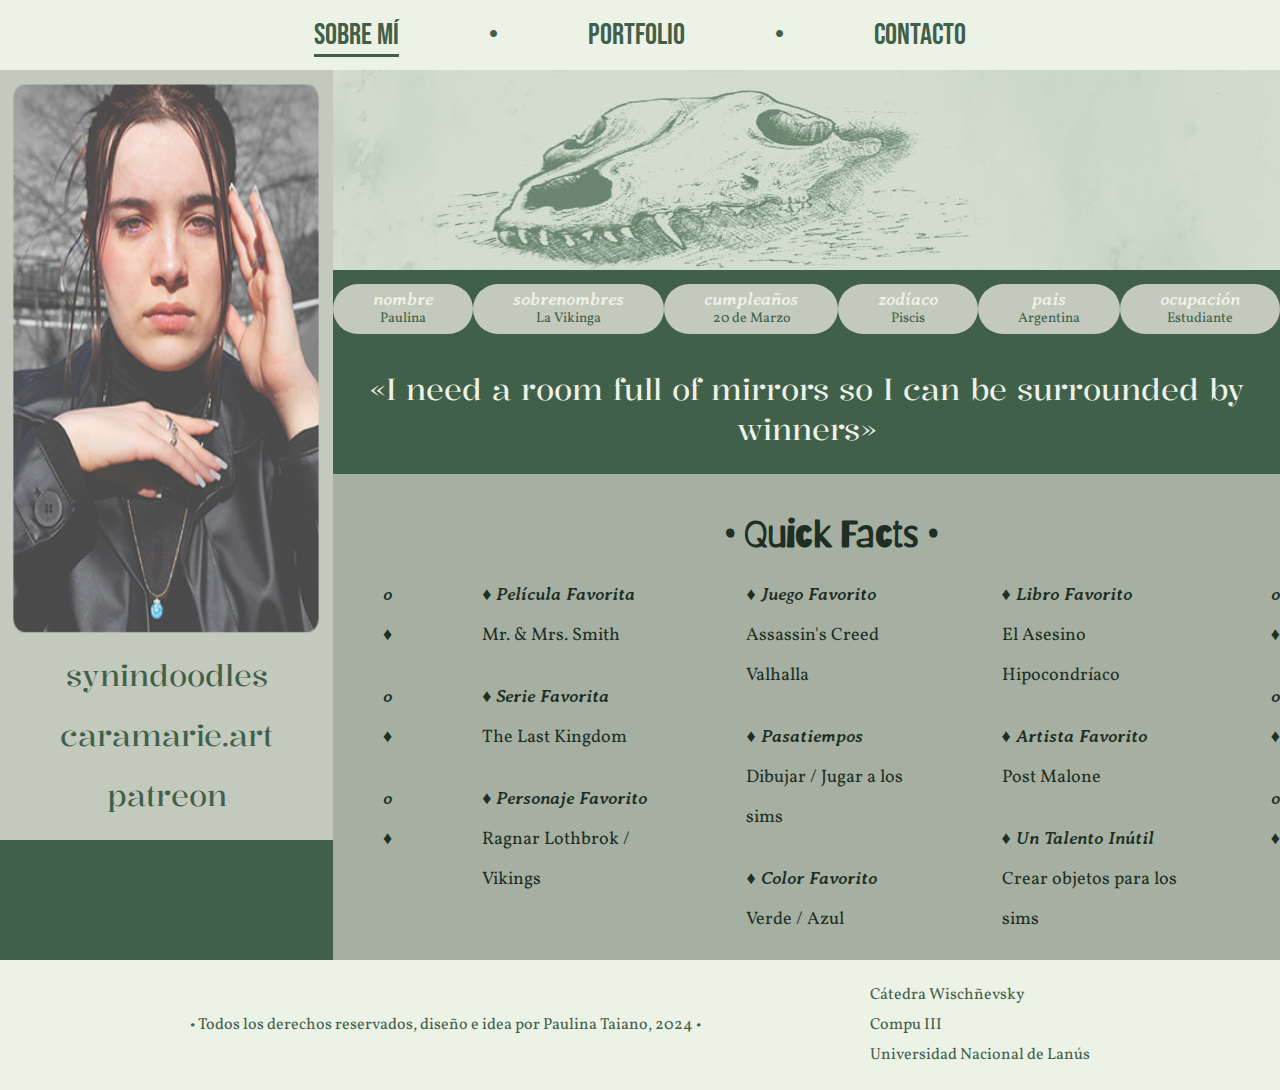
<file: index.html>
<!DOCTYPE html>
<html>
    <head>
        <meta charset="utf-8"/>
        <title>Taiano Paulina</title>
        <link href="estilos.css" rel="stylesheet" type="text/css">
        <link rel="icon" type="img/svg+xml" href="img/taiano_favicon.svg">
        <meta name="viewport" content="width=device-width, initial-scale=1.0">
        <link href="https://fonts.googleapis.com/css2?family=Bebas+Neue&display=swap" rel="stylesheet">
        <link href="https://fonts.googleapis.com/css2?family=Kalnia&display=swap" rel="stylesheet">
        <link href="https://fonts.googleapis.com/css2?family=Averia+Serif+Libre:ital,wght@0,300;0,400;0,700;1,300;1,400;1,700&display=swap" rel="stylesheet">
    </head>
    <body>
        <header>
            <p class="active">Sobre Mí</p>
            <p>•</p>
            <a href="portfolio.html">Portfolio</a>
            <p>•</p>
            <a href="contacto.html">Contacto</a>
        </header>
        <main>
            <section class="columna-intro">
                <img src="img/taiano_tp1.png" width="100%" height="75%" alt="retrato-aside" id="foto-ppal">
                <nav>
                    <ul>
                        <li><a href="https://instagram.com/synindoodles" target="_blank">synindoodles</a></li>
                        <li><a href="https://instagram.com/caramarie.art" target="_blank">caramarie.art</a></li>
                        <li><a href="https://patreon.com/synindesign" target="_blank">patreon</a></li>
                    </ul>
                </nav>
            </section>
            <section class="pagina-ppal">
                <div>
                    <img src="img/taiano_bannerindex.jpg" width="100%" height="200px" alt="bannerindex">
                </div>
                <div class="datitos">
                    <p><span>nombre</span>
                    Paulina</p>
                    <p><span>sobrenombres</span>
                    La Vikinga</p>
                    <p><span>cumpleaños</span>
                    20 de Marzo</p>
                    <p><span>zodíaco</span>
                    Piscis</p>
                    <p><span>pais</span>
                    Argentina</p>
                    <p><span>ocupación</span>
                    Estudiante</p>
                </div>
                <div class="cita">
                    <p>«I need a room full of mirrors so I can be surrounded by winners»</p>
                </div>
                <article class="info">
                    <h2>• Quick Facts •</h2>
                    <div class="items">
                        <ul class="deco">
                            <li><p><span>o</span></p>
                            <p>♦</p></li>
                            <li><p><span>o</span></p>
                            <p>♦</p></li>
                            <li><p><span>o</span></p>
                            <p>♦</p></li>
                        </ul>
                        <ul>
                            <li><p><span>♦ Película Favorita</span></p>
                            <p>Mr. & Mrs. Smith</p></li>
                            <li><p><span>♦ Serie Favorita</span></p>
                            <p>The Last Kingdom</p></li>
                            <li><p><span>♦ Personaje Favorito</span></p>
                            <p>Ragnar Lothbrok / Vikings</p></li>
                        </ul>
                        <ul>
                            <li><p><span>♦ Juego Favorito</span></p>
                            <p>Assassin's Creed Valhalla</p></li>
                            <li><p><span>♦ Pasatiempos</span></p>
                            <p>Dibujar / Jugar a los sims</p></li>
                            <li><p><span>♦ Color Favorito</span></p>
                            <p>Verde / Azul</p></li>
                        </ul>
                        <ul>
                            <li><p><span>♦ Libro Favorito</span></p>
                            <p>El Asesino Hipocondríaco</p></li>
                            <li><p><span>♦ Artista Favorito</span></p>
                            <p>Post Malone</p></li>
                            <li><p><span>♦ Un Talento Inútil</span></p>
                            <p>Crear objetos para los sims</p></li>
                        </ul>
                        <ul class="deco">
                            <li><p><span>o</span></p>
                            <p>♦</p></li>
                            <li><p><span>o</span></p>
                            <p>♦</p></li>
                            <li><p><span>o</span></p>
                            <p>♦</p></li>
                        </ul>
                    </div>
                </article>
            </section>
        </main>
        <footer>
            <p>• Todos los derechos reservados, diseño e idea por Paulina Taiano, 2024 •</p>
            <div class="datos-extra">
                <p>Cátedra Wischñevsky</p>
                <p>Compu III</p>
                <p>Universidad Nacional de Lanús</p>
            </div>
        </footer>
    </body>
</html>
</file>
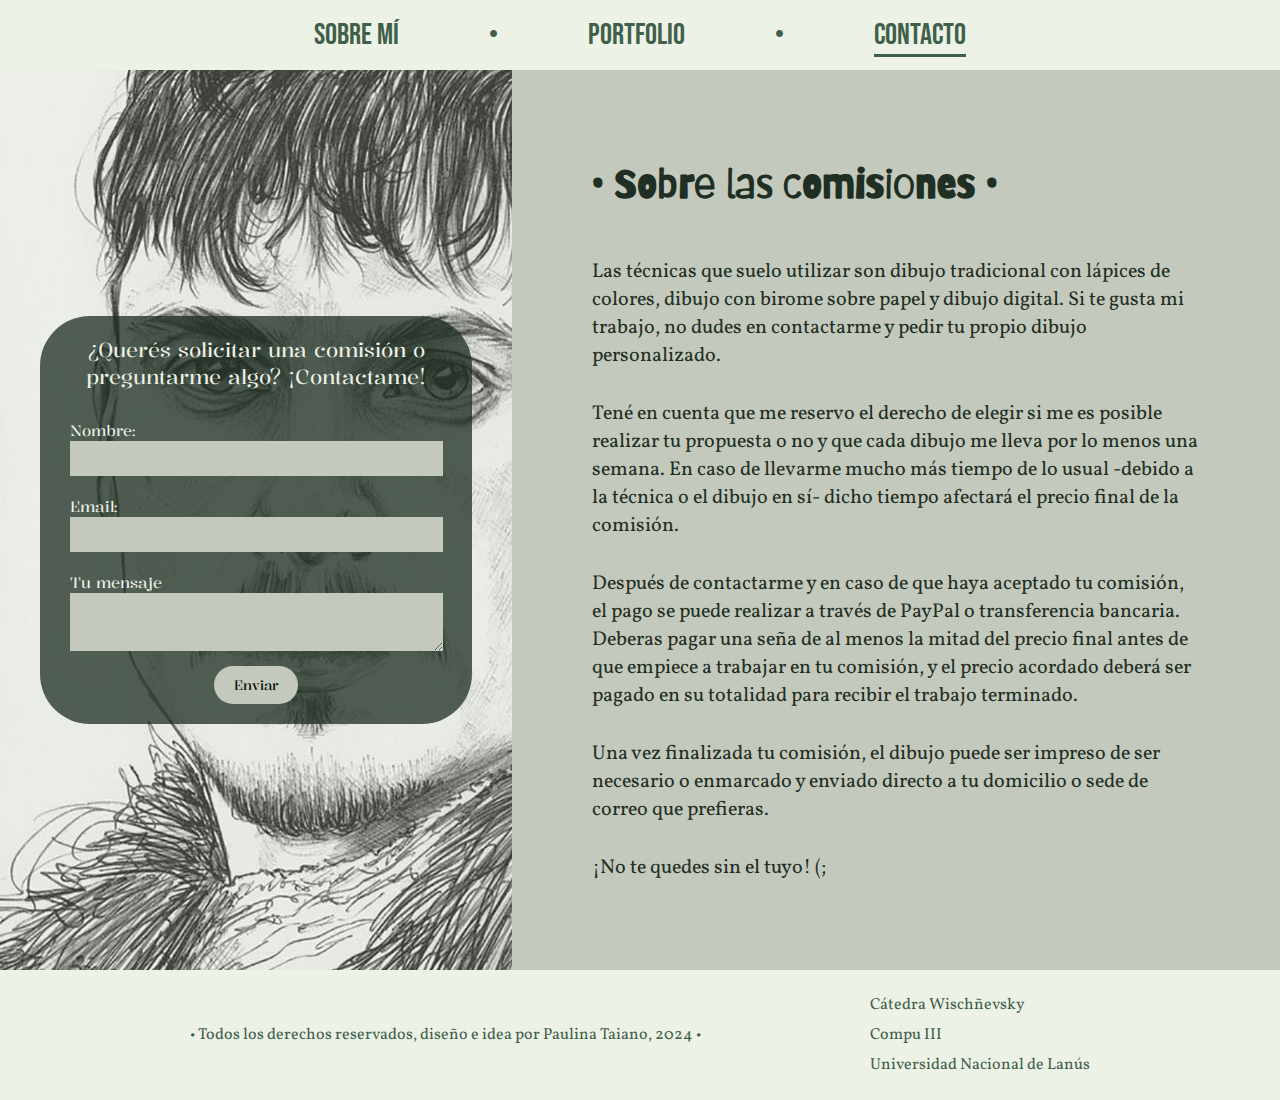
<file: contacto.html>
<!DOCTYPE html>
<html>
    <head>
        <meta charset="utf-8"/>
        <title>Taiano Paulina</title>
        <link href="estilos.css" rel="stylesheet" type="text/css">
        <link rel="icon" type="img/svg+xml" href="img/taiano_favicon.svg">
        <meta name="viewport" content="width=device-width, initial-scale=1.0">
        <link href="https://fonts.googleapis.com/css2?family=Bebas+Neue&display=swap" rel="stylesheet">
        <link href="https://fonts.googleapis.com/css2?family=Kalnia&display=swap" rel="stylesheet">
        <link href="https://fonts.googleapis.com/css2?family=Averia+Serif+Libre:ital,wght@0,300;0,400;0,700;1,300;1,400;1,700&display=swap" rel="stylesheet">
    </head>
    <body>
        <header>
            <a href="index.html">Sobre Mí</a>
            <p>•</p>
            <a href="portfolio.html">Portfolio</a>
            <p>•</p>
            <p class="active">Contacto</p>
        </header>
        <main>
            <section class="contacto">
                <div class="formulario">
                    <form method="post" action="" target="_blank" enctype="text/plain">
                        <p>¿Querés solicitar una comisión o preguntarme algo? ¡Contactame!</p>
                        <label for="nombre">Nombre:</label>
                        <input type="text" name="nombre" id="nombre" required>

                        <label>Email:</label>
                        <input type="email" name="email" required>

                        <label for="mensaje">Tu mensaje</label>
                        <textarea name="mensaje"></textarea>

                        <input type="submit" value="Enviar" formenctype="text/plain">
                    </form>
                </div>
                <div class="infoextra">
                    <h2>• Sobre las comisiones •</h2>
                    <p>Las técnicas que suelo utilizar son dibujo tradicional con lápices de colores, dibujo con birome sobre papel y dibujo digital. Si te gusta mi trabajo, no dudes en contactarme y pedir tu propio dibujo personalizado.</p>
                    <p>Tené en cuenta que me reservo el derecho de elegir si me es posible realizar tu propuesta o no y que cada dibujo me lleva por lo menos una semana. En caso de llevarme mucho más tiempo de lo usual -debido a la técnica o el dibujo en sí- dicho tiempo afectará el precio final de la comisión.</p>
                    <p>Después de contactarme y en caso de que haya aceptado tu comisión, el pago se puede realizar a través de PayPal o transferencia bancaria. Deberas pagar una seña de al menos la mitad del precio final antes de que empiece a trabajar en tu comisión, y el precio acordado deberá ser pagado en su totalidad para recibir el trabajo terminado.</p>
                    <p>Una vez finalizada tu comisión, el dibujo puede ser impreso de ser necesario o enmarcado y enviado directo a tu domicilio o sede de correo que prefieras.</p>
                    <p>¡No te quedes sin el tuyo! (;</p>
                </div>
            </section>
        </main>
        <footer>
            <p>• Todos los derechos reservados, diseño e idea por Paulina Taiano, 2024 •</p>
            <div class="datos-extra">
                <p>Cátedra Wischñevsky</p>
                <p>Compu III</p>
                <p>Universidad Nacional de Lanús</p>
            </div>
        </footer>
    </body>
</html>
</file>
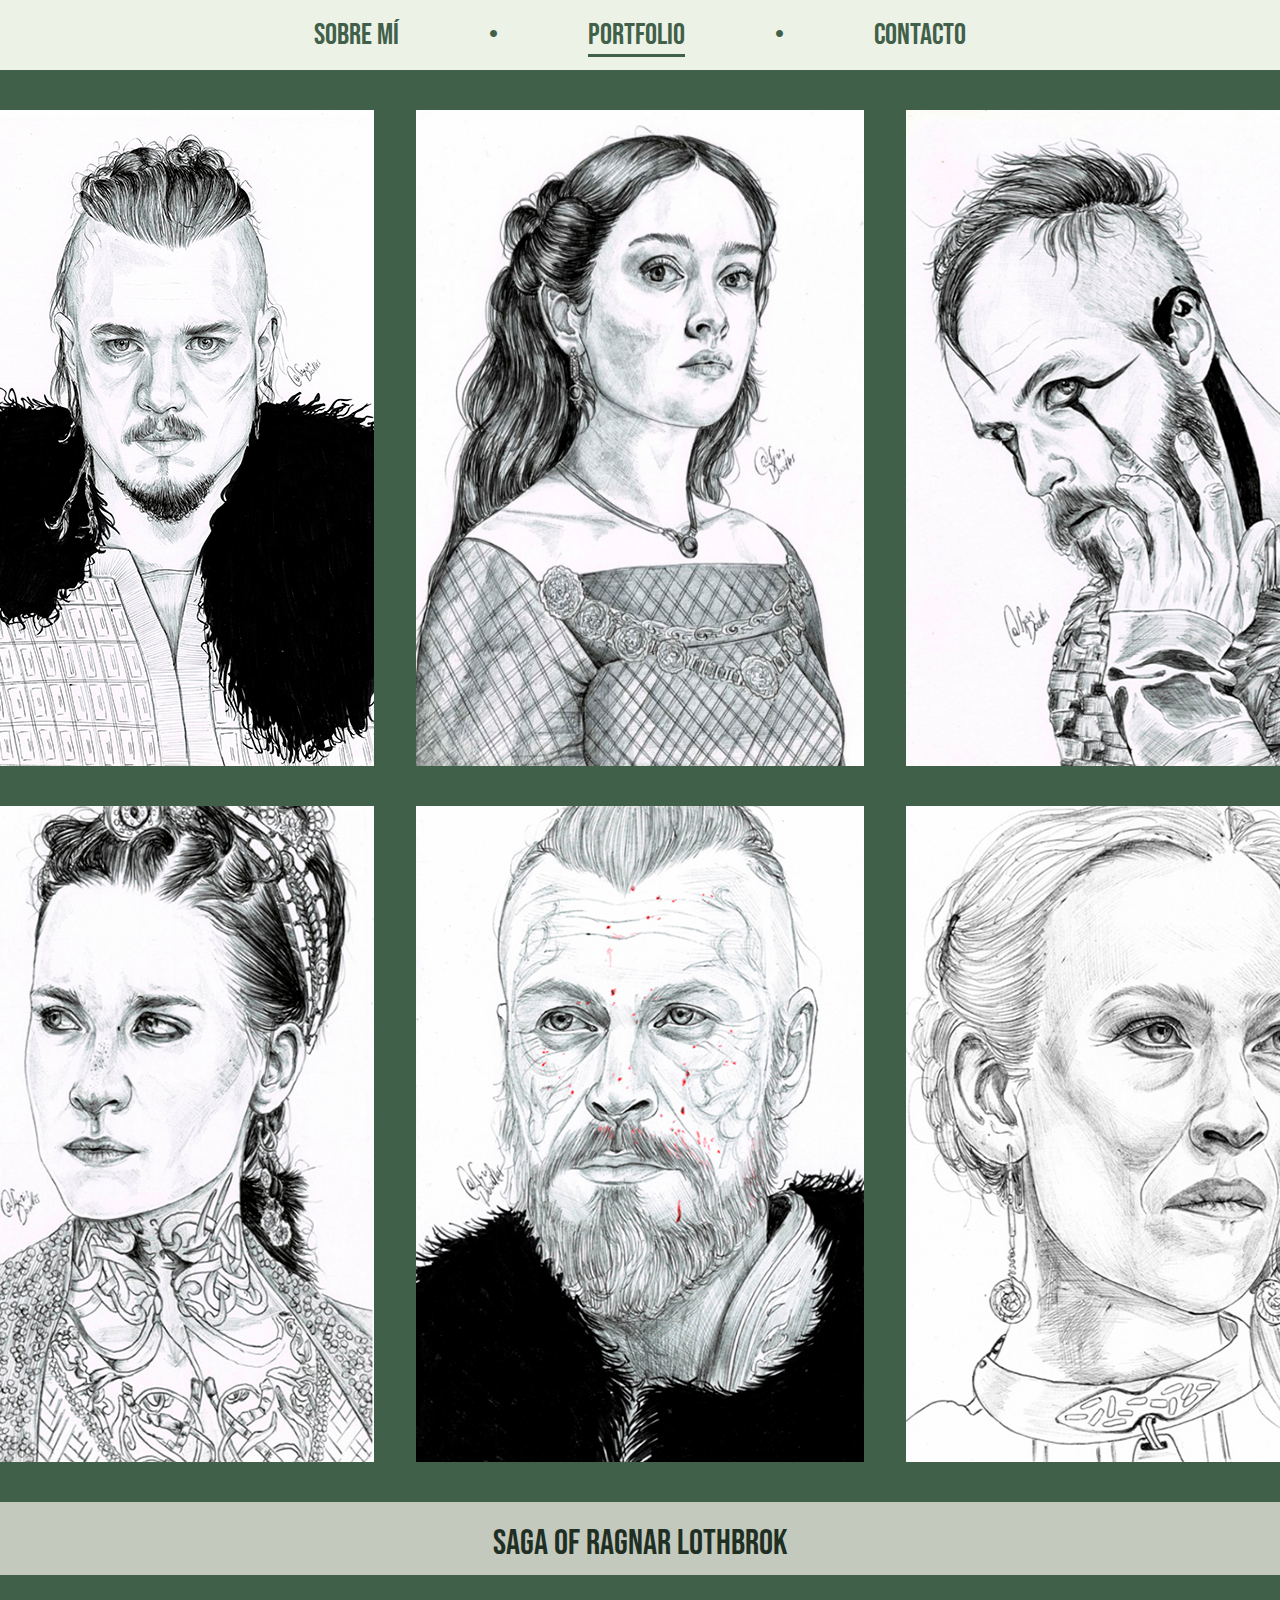
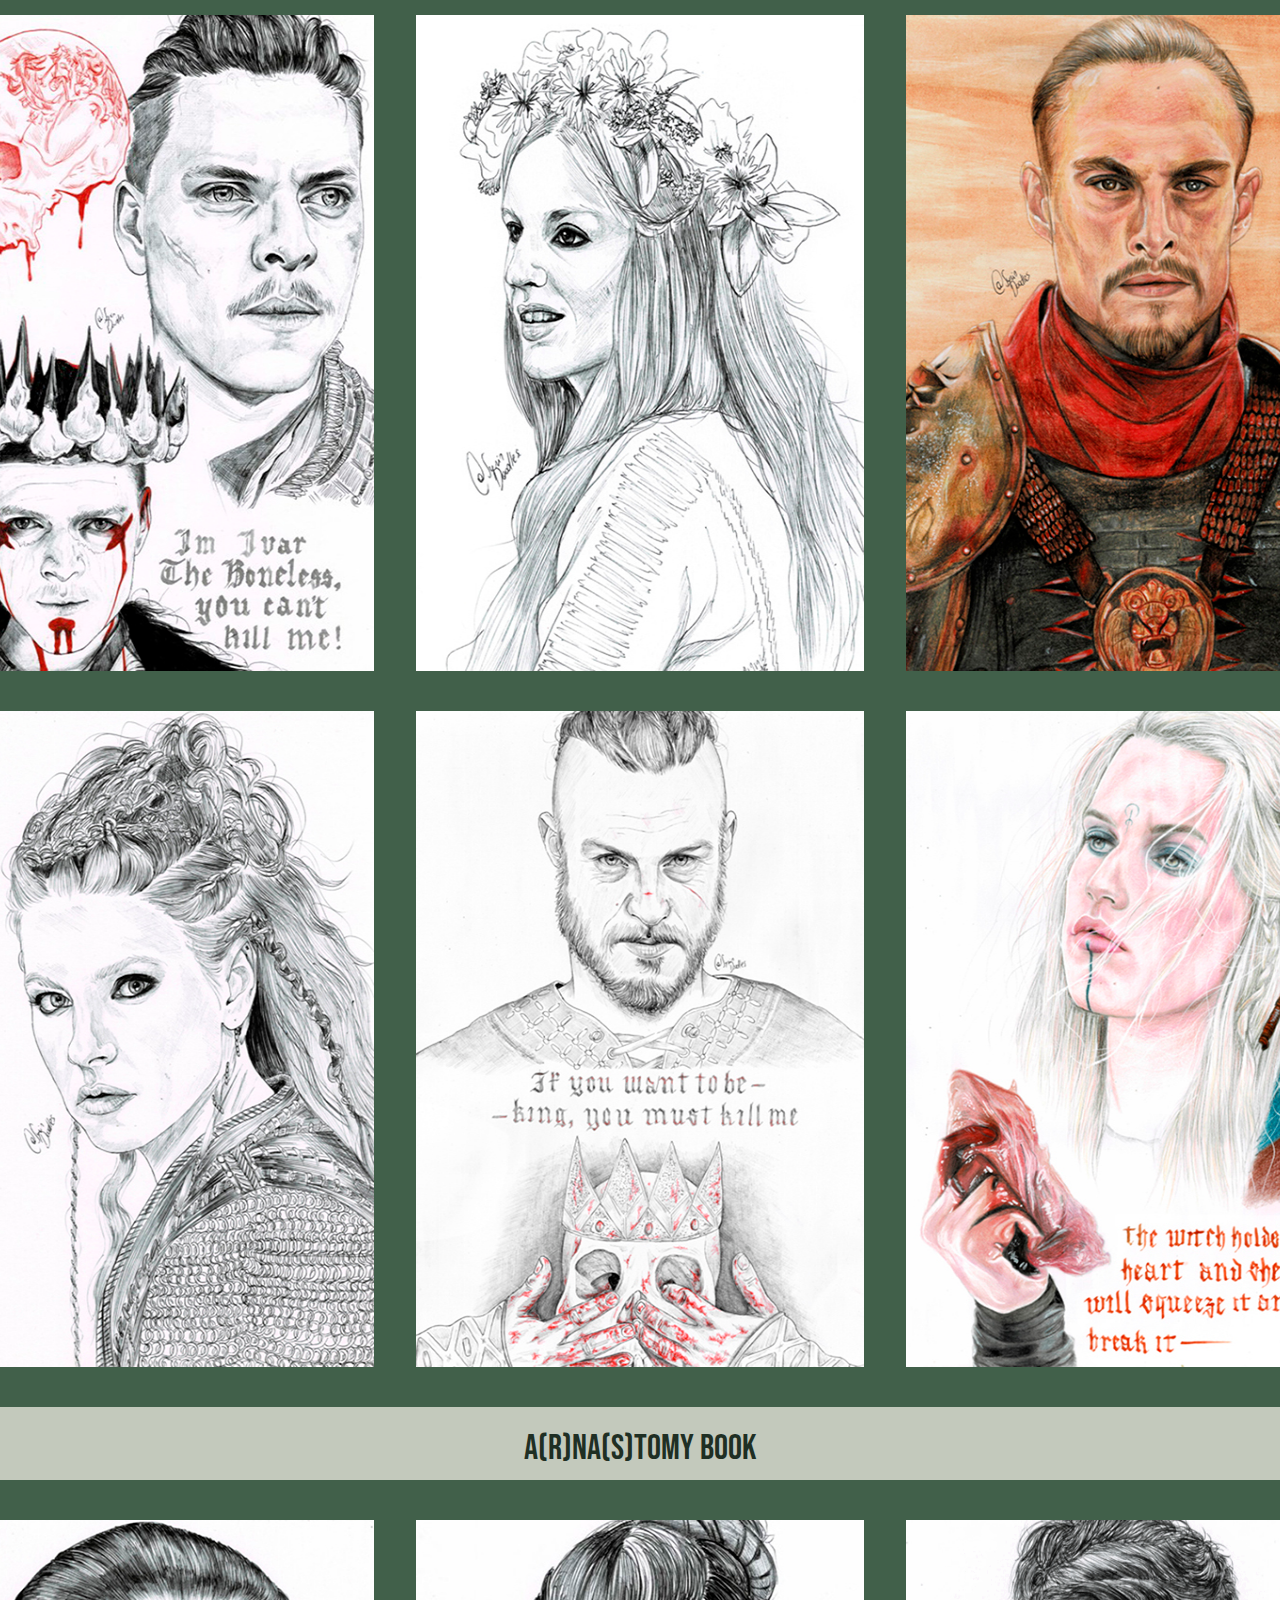
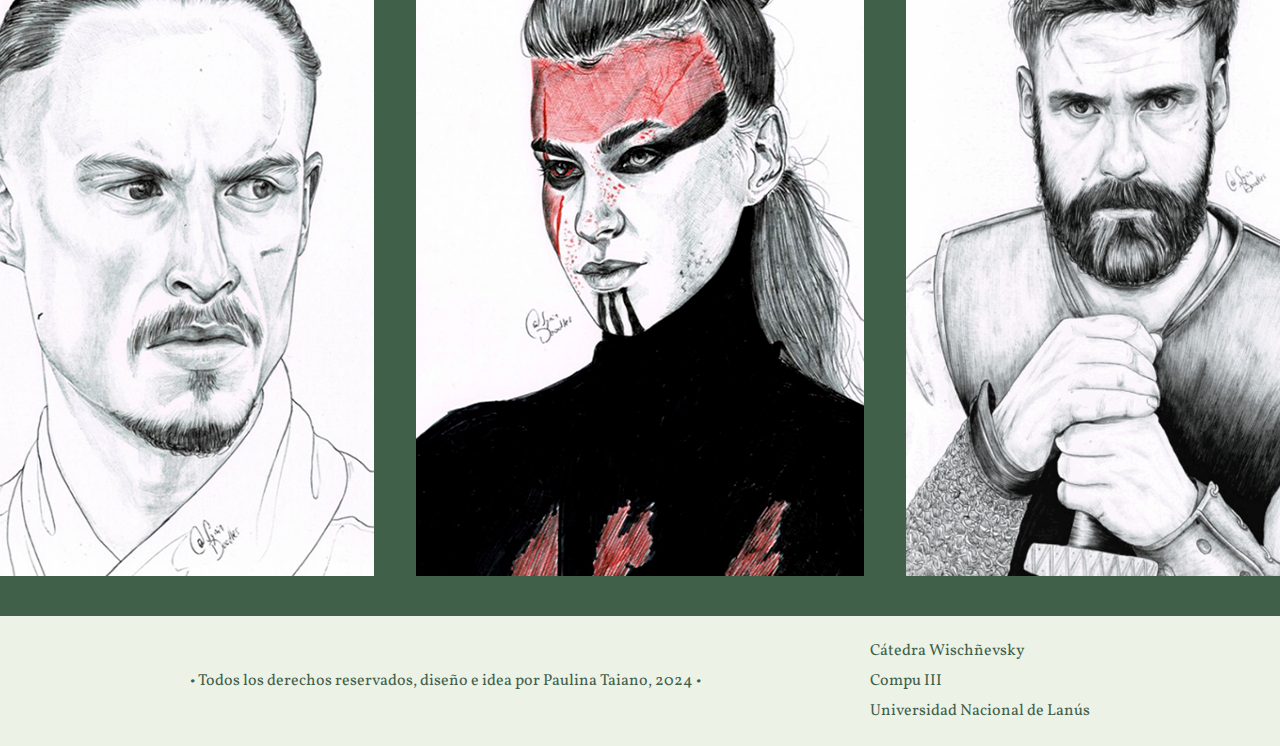
<file: portfolio.html>
<!DOCTYPE html>
<head>
    <meta charset="utf-8"/>
        <title>Taiano Paulina</title>
        <link href="estilos.css" rel="stylesheet" type="text/css">
        <link rel="icon" type="img/svg+xml" href="img/taiano_favicon.svg">
        <meta name="viewport" content="width=device-width, initial-scale=1.0">
        <link href="https://fonts.googleapis.com/css2?family=Bebas+Neue&display=swap" rel="stylesheet">
</head>
<body>
    <header>
        <a href="index.html">Sobre Mí</a>
        <p>•</p>
        <p class="active">Portfolio</p>
        <p>•</p>
        <a href="contacto.html">Contacto</a>
    </header>
    <main>
        <section class="galeria">
            <div class="grid-container">
                <article class="grid-item">
                    <video src="video/taiano_tp1_uhtredvideo.mp4" poster="img/taiano_tp1_previewuhtred.jpg" autoplay loop width="448px" height="656px">
                        <source src="video/taiano_tp1_uhtredvideo.webm" type="video/webm"><!--no puedo hacer andar el video, no más me lo corre una vez y solo si le habilito los controles y le pongo play manualmente(ocultando el div con el overlay desde el inspector de google) :c-->
                    </video>
                    <div class="overlay">
                        <h3>Uhtred Ragnarsson</h3>
                        <p>Alexander Dreymon</p>
                        <p>The Last Kingdom</p>
                        <p>Birome sobre papel</p>
                        <p>Octubre 2023</p>
                    </div>
                </article>
                <article class="grid-item">
                    <img src="img/taiano_tp1_alicent.jpg" width="448px" height="656px" alt="alicent">
                    <div class="overlay">
                        <h3>Alicent Hightower</h3>
                        <p>Olivia Cooke</p>
                        <p>House Of The Dragon</p>
                        <p>Birome sobre papel</p>
                        <p>Septiembre 2023</p>
                    </div>
                </article>
                <article class="grid-item">
                    <img src="img/taiano_tp1_floki.jpg" width="448px" height="656px" alt="floki">
                    <div class="overlay">
                        <h3>Floki</h3>
                        <p>Gustaf Skarsgard</p>
                        <p>Vikings</p>
                        <p>Birome sobre papel</p>
                        <p>Diciembre 2023</p>
                </article>
                <article class="grid-item">
                    <img src="img/taiano_tp1_astrid.jpg" width="448px" height="656px" alt="astrid">
                    <div class="overlay">
                        <h3>Astrid</h3>
                        <p>Josefin Asplund</p>
                        <p>Vikings</p>
                        <p>Birome sobre papel</p>
                        <p>Octubre 2023</p>
                </article>
                <article class="grid-item">
                    <img src="img/taiano_tp1_harald.jpg" width="448px" height="656px" alt="harald">
                    <div class="overlay">
                        <h3>Harald Finehair</h3>
                        <p>Peter Franzén</p>
                        <p>Vikings</p>
                        <p>Birome sobre papel</p>
                        <p>Marzo 2024</p>
                </article>
                <article class="grid-item">
                    <img src="img/taiano_tp1_gudrid.jpg" width="448px" height="656px" alt="gudrid">
                    <div class="overlay">
                        <h3>Lady Gudrid</h3>
                        <p>Yngvild Grotmol</p>
                        <p>Vikings Valhalla</p>
                        <p>Birome sobre papel</p>
                        <p>Agosto 2024</p>
                </article>
            </div>
            <div class="galeriavariable">
                <h3>Saga of Ragnar Lothbrok</h3>
                <div class="galeriadiv">
                    <img src="img/taiano_librosaga1.jpg" width="224px" height="328px" alt="sagaragnar">
                    <img src="img/taiano_librosaga2.jpg" width="224px" height="328px" alt="sagaragnar">
                    <img src="img/taiano_librosaga3.jpg" width="224px" height="328px" alt="sagaragnar">
                    <img src="img/taiano_librosaga4.jpg" width="224px" height="328px" alt="sagaragnar">
                    <img src="img/taiano_librosaga5.jpg" width="224px" height="328px" alt="sagaragnar">
                    <img src="img/taiano_librosaga6.jpg" width="224px" height="328px" alt="sagaragnar">
                </div>
            </div>
            <div class="grid-container">
                <article class="grid-item">
                    <img src="img/taiano_tp1_ivar.jpg" width="448px" height="656px" alt="ivar">
                    <div class="overlay">
                        <h3>Ivar The Boneless</h3>
                        <p>Alexander Høgh Andersen</p>
                        <p>Vikings</p>
                        <p>Birome y tinta china sobre papel</p>
                        <p>Septiembre 2023</p>
                </article>
                <article class="grid-item">
                    <img src="img/taiano_tp1_helga.jpg" width="448px" height="656px" alt="helga">
                    <div class="overlay">
                        <h3>Helga</h3>
                        <p>Maude Hirst</p>
                        <p>Vikings</p>
                        <p>Birome sobre papel</p>
                        <p>Marzo 2024</p>
                </article>
                <article class="grid-item">
                    <img src="img/taiano_tp1_masema2.jpg" width="448px" height="656px" alt="masema">
                    <div class="overlay">
                        <h3>Masema Dagar</h3>
                        <p>Arnas Fedaravicius</p>
                        <p>The Wheel Of Time</p>
                        <p>Lápiz sobre papel</p>
                        <p>Diciembre 2023</p>
                </article>
                <article class="grid-item">
                    <img src="img/taiano_tp1_lagertha.jpg" width="448px" height="656px" alt="lagertha">
                    <div class="overlay">
                        <h3>Lagertha</h3>
                        <p>Katheryn Winnick</p>
                        <p>Vikings</p>
                        <p>Birome sobre papel</p>
                        <p>Diciembre 2023</p>
                </article>
                <article class="grid-item">
                    <img src="img/taiano_tp1_ragnar.jpg" width="448px" height="656px" alt="ragnar">
                    <div class="overlay">
                        <h3>Ragnar Lothbrok</h3>
                        <p>Travis Fimmel</p>
                        <p>Vikings</p>
                        <p>Birome sobre papel</p>
                        <p>Abril 2024</p>
                </article>
                <article class="grid-item">
                    <img src="img/taiano_tp1_skade.jpg" width="448px" height="656px" alt="skade">
                    <div class="overlay">
                        <h3>Skade</h3>
                        <p>Thea Sofie Loch Naess</p>
                        <p>Vikings</p>
                        <p>Lápiz sobre papel</p>
                        <p>Julio 2024</p>
                </article>
            </div>
            <div class="galeriavariable">
                <h3>A(r)na(s)tomy Book</h3>
                <div class="galeriadiv">
                    <img src="img/taiano_libroanatomy1.jpg" width="224px" height="328px" alt="arnastomybook">
                    <img src="img/taiano_libroanatomy2.jpg" width="224px" height="328px" alt="arnastomybook">
                    <img src="img/taiano_libroanatomy3.jpg" width="224px" height="328px" alt="arnastomybook">
                    <img src="img/taiano_libroanatomy4.jpg" width="224px" height="328px" alt="arnastomybook">
                    <img src="img/taiano_libroanatomy5.jpg" width="224px" height="328px" alt="arnastomybook">
                    <img src="img/taiano_libroanatomy6.jpg" width="224px" height="328px" alt="arnastomybook">
                </div>
            </div>
            <div class="grid-container">
                <article class="grid-item">
                    <img src="img/taiano_tp1_masema.jpg" width="448px" height="656px" alt="masema">
                    <div class="overlay">
                        <h3>Masema Dagar</h3>
                        <p>Arnas Fedaravicius</p>
                        <p>The Wheel Of Time</p>
                        <p>Birome sobre papel</p>
                        <p>Octubre 2023</p>
                </article>
                <article class="grid-item">
                    <img src="img/taiano_tp1_thusnelda.jpg" width="448px" height="656px" alt="astrid">
                    <div class="overlay">
                        <h3>Thusnelda</h3>
                        <p>Jeanne Goursaud</p>
                        <p>Barbarians</p>
                        <p>Birome sobre papel</p>
                        <p>Septiembre 2023</p>
                </article>
                <article class="grid-item">
                    <img src="img/taiano_tp1_finan.gif" width="448px" height="656px" alt="astrid">
                    <div class="overlay">
                        <h3>Finan The Agile</h3>
                        <p>Mark Rowley</p>
                        <p>The Last Kingdom</p>
                        <p>Birome sobre papel</p>
                        <p>Septiembre 2023</p>
                </article>
            </div>
        </section>
    </main>
    <footer>
        <p>• Todos los derechos reservados, diseño e idea por Paulina Taiano, 2024 •</p>
        <div class="datos-extra">
            <p>Cátedra Wischñevsky</p>
            <p>Compu III</p>
            <p>Universidad Nacional de Lanús</p>
        </div>
    </footer>
</body>
</file>
<file: estilos.css>
@charset "utf-8";
/* CSS Document */

* {
    margin: 0px;
    padding: 0px;
}

@font-face {
    font-family: "barriecito";
    src: url(fonts/Barriecito-Regular.ttf) format("truetype");
    font-weight: normal;
    font-style: normal;
}

@font-face {
    font-family: "vollkorn";
    src: url(fonts/Vollkorn-VariableFont_wght.ttf) format("truetype");
    font-weight: normal;
    font-style: normal;
}

main {
    background-color: #41604A;
    display: flex;
    flex-direction: row;
}

header {
    z-index: 1;
    position: sticky; 
    top: 0;
    font-family: "Bebas Neue", sans-serif;
    font-weight: 300;
    font-style: normal;
    text-align: center;
    background-color: #EDF2E7; 
    height: 70px;
    display: flex;
    align-items: center;
    justify-content: center;
    gap: 90px;
    color: #41604A;
    font-size: 30px;
}

a {
    color: #41604A;
    font-size: 30px;
    text-decoration: none;
}

header a:hover {
    text-decoration: underline;
    text-underline-offset: 10px;
    text-shadow: 3px 3px 5px rgb(0, 0, 0, 0.25);
}

.active {
    text-decoration: underline;
    text-underline-offset: 10px;
}

.columna-intro {
    background-color: #c3c9bc;
    text-align: center;
    font-size: 30px;
    width: 40%;
    height: 770px;
}
.columna-intro a {
    font-family: "Kalnia", serif;
    font-optical-sizing: auto;
    font-weight: 400;
    font-style: normal;
}

.datitos {
    padding: 10px 0px;
    display: flex;
    flex-direction: row;
    justify-content: space-evenly;
}

.datitos p {
    display: flex;
    flex-direction: column;
    color: #41604A;
    font-family: "vollkorn", serif;
    font-size: 14px;
    line-height: 20px;
    background-color: #c3c9bc;
    border: 0px;
    padding: 5px 40px;
    border-radius: 30px;
    text-align: center;
}

.datitos span {
    font-family: "Averia Serif Libre", serif;
    font-weight: 700;
    font-size: 18px;
    font-style: italic;
    color: #EDF2E7;
}

.cita {
    font-family: "Kalnia", serif;
    font-optical-sizing: auto;
    font-weight: 400;
    font-style: normal;
    font-size: 30px;
    text-align: center;
    color: #EDF2E7;
    padding: 25px 0px;
}

h2 {
    font-family: "barriecito", sans-serif;
    font-size: 2em;
    padding: 40px 0px 20px 0px;
}

li {
    padding-bottom: 20px;
}

.info {
    font-family: "vollkorn", serif;
    font-size: 18px;
    color: #1f2f24;
    background-color: #c3c9bcc4;
    line-height: 40px;
    text-align: center;
    display: flex;
    flex-direction: column;
    padding-left: 50px;
}

.info span {
    color: #1f2f24;
    font-family: "Averia Serif Libre", serif;
    font-weight: 700;
    font-size: 18px;
    font-style: italic;
}

.items {
    display: flex;
    flex-direction: row;
    gap: 90px;
    text-align: left;
}

ul {
    list-style-type: none;
}

footer {
    background-color: #EDF2E7;
    font-family: "vollkorn", serif;
    font-size: 16px;
    color: #41604A;
    padding: 20px;
    display: flex;
    justify-content: space-evenly;
    align-items: center;
    line-height: 30px;
}

.datos-extra {
    display: flex;
    flex-direction: column;
}

/*portfolio*/

.grid-container {
    display: grid;
    grid-template-columns: repeat(3, 450px);
    padding: 40px 0px 40px 0px;
    gap: 40px;
    justify-content: center;
    justify-items: center;
}

.galeria {
    width: 100%;
}

.overlay {
    position: relative;
    background-color: rgb(0, 0, 0, 0.75);
    overflow: hidden;
    color: white;
    transition: .5s ease;
    height: 0;
    bottom: 660px;
    display: flex;
    align-items: center;
    justify-content: center;
    flex-direction: column;
}

.grid-item:hover .overlay {
    height: 656px;
    width: 448px;
}

.grid-item {
    height: 656px;
    width: 448px;
}

h3 {
    font-family: "Bebas Neue", sans-serif;
    font-weight: 400;
    font-size: 35px;
    font-style: normal;
    padding-bottom: 10px;
}

.grid-item p {
    font-family: "vollkorn", serif;
    font-size: 25px;
    text-align: center;
    margin-block-start: 10px;
    margin-inline-start: 20px;
    margin-inline-end: 20px;
}

.galeriavariable {
    background-color: #c3c9bc;
    color: #1f2f24;
    padding-top: 20px;
    display: flex;
    flex-direction: column;
    align-items: center;
}

.galeriadiv {
    display: none;
    width: 100%;
}

.galeriavariable:hover .galeriadiv {
    display: flex;
    flex-direction: row;
    align-content: center;
    justify-content: space-evenly;
    padding-bottom: 20px;
}

/*fin portfolio*/

/*formulario*/

.contacto {
    display: flex;
    flex-direction: row;
}

.formulario {
    background-image: url(img/taiano_tp1_fondoformulario.jpg);
    background-repeat: no-repeat;
    width: 40%;
    height: 900px;
    display: flex;
    justify-content: center;
    align-items: center;
}

form {
    background-color: #1f2f24c2;
    height: fit-content;
    width: auto;
    border-radius: 50px;
    display: flex;
    flex-direction: column;
    justify-content: center;
    align-content: center;
    font-family: "Kalnia", serif;
    font-optical-sizing: auto;
    font-weight: 400;
    font-size: 20px;
    font-style: normal;
    color: #EDF2E7;
    padding: 20px 30px;
    margin: 40px;
    box-sizing: border-box;
}

form p {
    text-align: center;
    padding-bottom: 10px;
}

label {
    display: block;
    font-size: 15px;
    text-align: start;
    padding-top: 20px;
}

input {
    width: 95%;
    background-color: #c3c9bc;
    border: 0px;
    padding: 10px 10px;
}

input[type=submit] {
    display: flex;
    align-self: center;
    margin-top: 15px;
    width: min-content;
    padding: 10px 20px;
    border-radius: 50px;
    font-family: "kalnia", serif;
    font-optical-sizing: auto;
    font-weight: 400;
    font-style: normal;
}

textarea {
    width: 95%;
    background-color: #c3c9bc;
    border: 0px;
    padding: 10px 10px;
    font-family: "vollkorn", serif;
}

.infoextra {
    width: 60%;
    background-color: #c3c9bc;
    font-family: "vollkorn", serif;
    font-size: 20px;
    color: #1f2f24;
    padding: 50px 80px;
    box-sizing: border-box;
    display: flex;
    flex-direction: column;
    gap: 30px;
}

/*fin de formulario*/

@media screen and (max-width: 600px) {
    header {
        width: 100%;
        font-size: 1.7em;
        gap: 10px;
    }

    header a {
        font-size: 1em;
    }

    main {
        width: 100%;
        height: fit-content;
        display: flex;
        flex-direction: column;
        align-items: center;
    }

    .cita {
        font-size: 1.5em;
    }

    #foto-ppal {
        display: flex;
        align-self: center;
    }

    .columna-intro {
        width: 100%;
        padding: 20px;
    }

    .datitos {
        flex-direction: column;
        gap: 20px;
    }

    .pagina-ppal {
        height: fit-content;
        display: flex;
        flex-direction: column;
        align-items: center;
        gap: 0em;
        padding-bottom: 2em;
    }

    .info .items {
        display: flex;
        height: fit-content;
        flex-direction: column;
        gap: 0em;
    }

    .info {
        width: 100%;
        text-align: left;
    }

    .deco {
        display: none;
    }

    .grid-container {
        display: flex;
        flex-direction: column;
    }

    .galeriavariable {
        display: flex;
        flex-direction: column;
    }

    .contacto {
        width: 100%;
        display: flex;
        flex-direction: column;
    }

    .formulario {
        width: 100%;
        padding: 0px;
    }

    form {
        width: 100%;
        margin: 0px;
    }
    
    .infoextra {
        width: auto;
        padding: 2em;
    }

    footer {
        display: flex;
        flex-direction: column;
        align-items: flex-start;
        padding: 2em;
        height: fit-content;
    }
}
</file>
